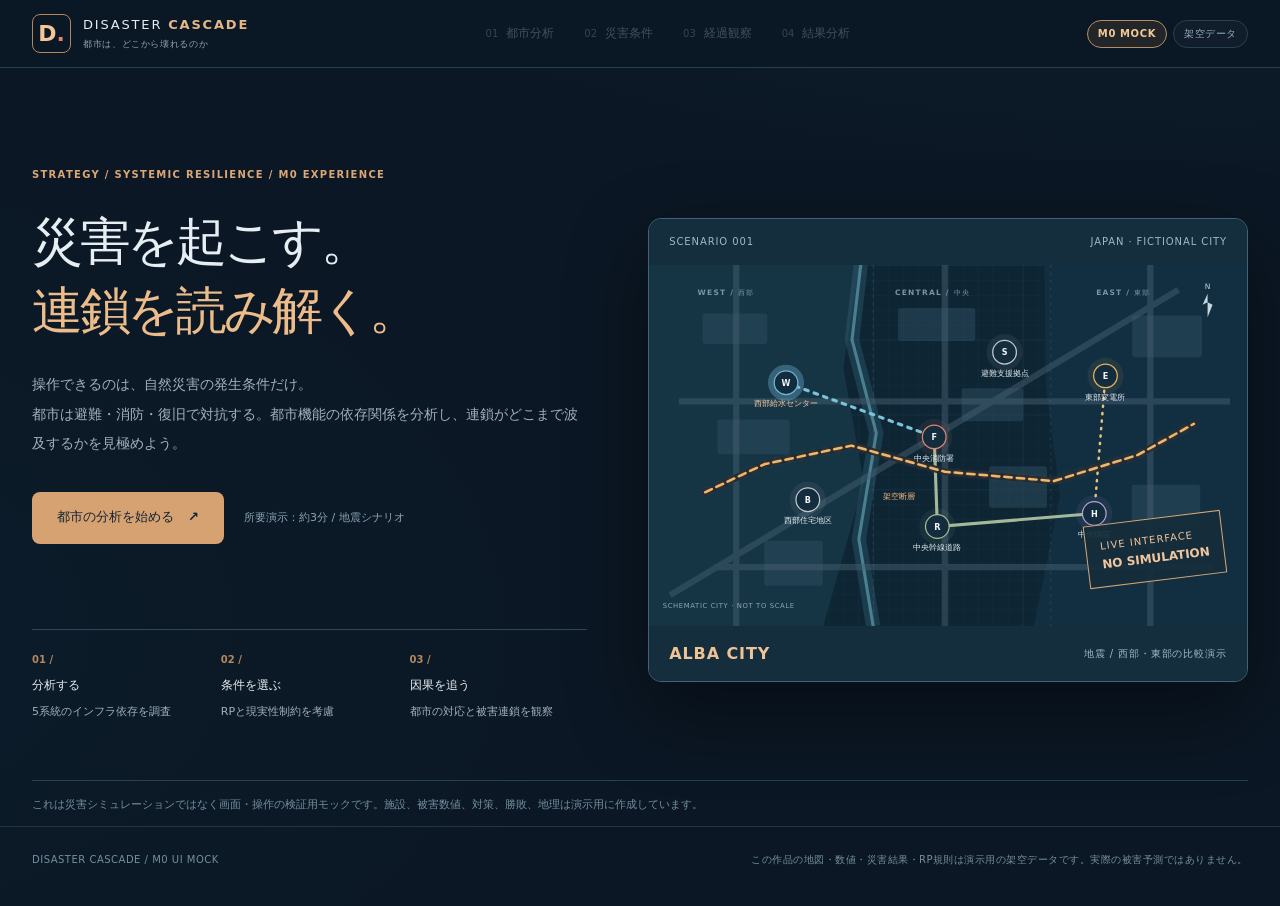
<file: index.html>
<!doctype html>
<html lang="ja">
<head>
  <meta charset="utf-8">
  <meta name="viewport" content="width=device-width, initial-scale=1">
  <meta name="theme-color" content="#0b1724">
  <meta name="description" content="DISASTER CASCADE M0: 災害連鎖戦略ゲームの操作可能な画面モック">
  <title>DISASTER CASCADE | M0 UI Mock</title>
  <link rel="stylesheet" href="css/style.css">
  <script src="js/data.js" defer></script>
  <script src="js/app.js" defer></script>
</head>
<body>
  <div id="app" aria-live="off"></div>
  <noscript>このモックを表示するにはJavaScriptが必要です。</noscript>
</body>
</html>
</file>
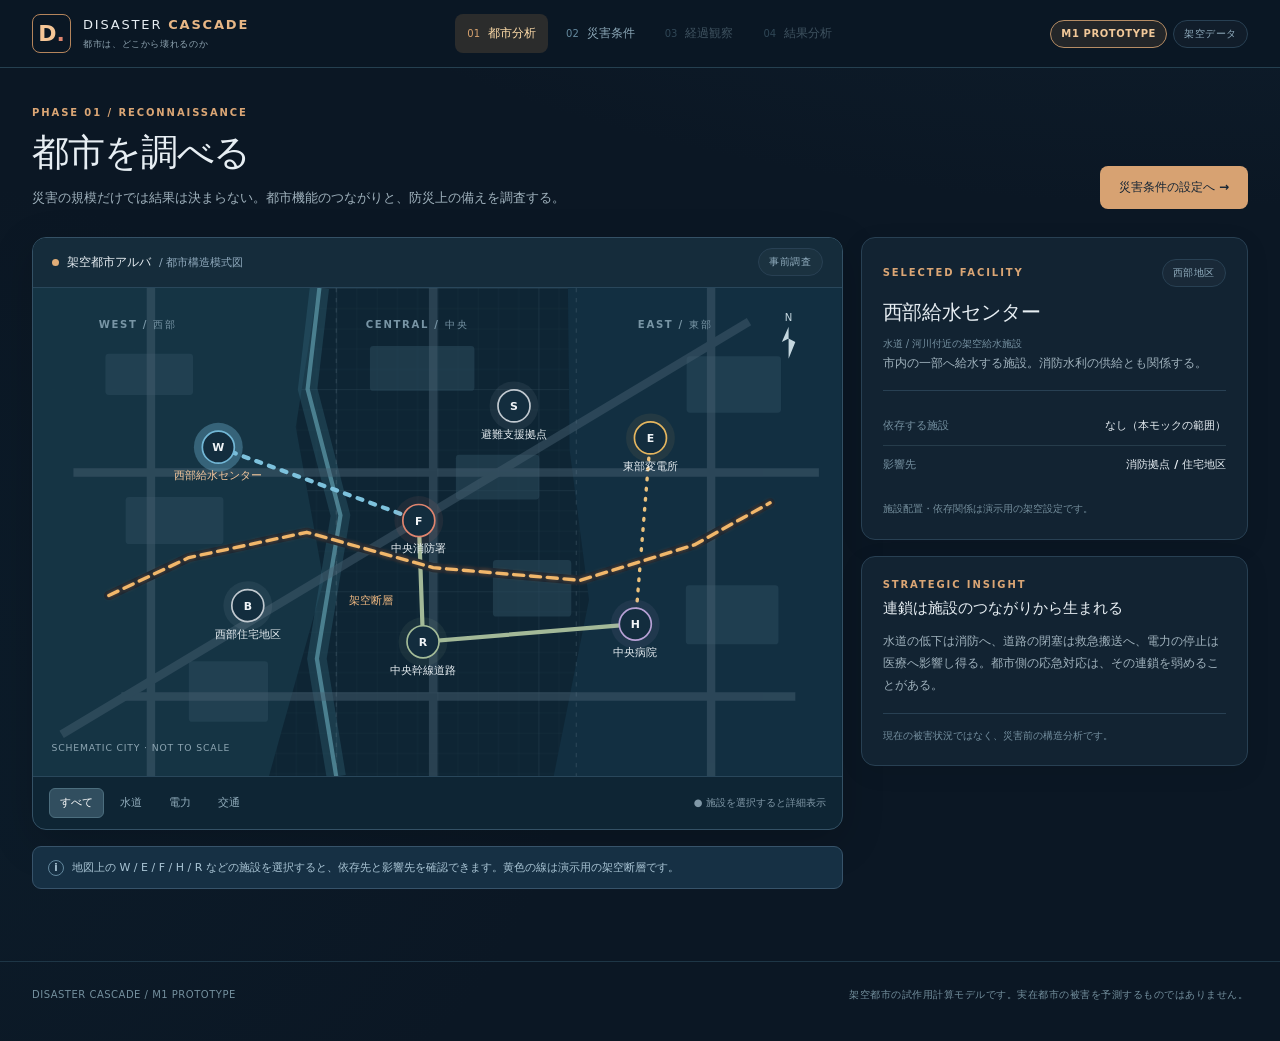
<file: m1.html>
<!doctype html>
<html lang="ja"><head>
<meta charset="utf-8"><meta name="viewport" content="width=device-width,initial-scale=1">
<meta name="description" content="DISASTER CASCADE M1: 架空都市の地震と災害連鎖シミュレーション">
<title>DISASTER CASCADE | M1 Prototype</title>
<link rel="stylesheet" href="css/style.css">
<script src="js/data.js" defer></script>
<script src="js/m1-sim.js" defer></script>
<script src="js/app.js" defer></script>
</head><body><div id="app" aria-live="off"></div>
<noscript>JavaScriptが必要です。</noscript></body></html>
</file>
<file: css/style.css>
:root{color-scheme:dark;--bg:#0b1724;--surface:#122332;--surface-alt:#162b3c;--line:#284053;--text:#e7eef3;--subtext:#9fb1bc;--muted:#7590a0;--accent:#dba675;--accent-dark:#4e3a2d;--danger:#ed8a7a;--warning:#eab867;--safe:#91c4af;--radius:14px;--shadow:0 12px 42px rgba(0,0,0,.18);font-family:Inter,'Yu Gothic','Hiragino Kaku Gothic ProN','Noto Sans JP',system-ui,-apple-system,sans-serif;line-height:1.6;font-synthesis:none}
*{box-sizing:border-box}html{scroll-behavior:smooth}body{margin:0;background:var(--bg);color:var(--text);min-height:100vh;background-image:radial-gradient(ellipse 90% 50% at 95% -30%,#23445a44,transparent),radial-gradient(ellipse 65% 55% at -20% 70%,#102f4040,transparent)}button,select,input{font:inherit}button{cursor:pointer}button:disabled{cursor:not-allowed;opacity:.40}button:focus-visible,select:focus-visible,input:focus-visible,g[role=button]:focus-visible{outline:2px solid #efc397;outline-offset:3px}button,select{touch-action:manipulation}p,h1,h2,h3{margin-top:0}h1,h2,h3{line-height:1.35}p{color:var(--subtext)}strong{font-weight:700}.muted,.micro{color:var(--muted)}.micro{font-size:11px}.eyebrow{font-size:10px;letter-spacing:.19em;font-weight:800;color:var(--accent);line-height:1.4}.chip{display:inline-flex;align-items:center;font-size:10px;font-weight:800;letter-spacing:.06em;border:1px solid #526374;border-radius:30px;padding:5px 10px;color:#d5e4eb;white-space:nowrap}.chip.ghost{border-color:var(--line);background:#ffffff07;color:#90acbd}.chip.m0{border-color:#b68d65;background:#ae7b4526;color:#f1c899}.chip.demo{border-color:#b68d65;background:#bb81362a;color:#f5c69b}.chip.safe{border-color:#416c60;background:#548c7140;color:#a1d1b6}.topbar{border-bottom:1px solid #254050;background:#0b1825f0;position:sticky;top:0;z-index:30;backdrop-filter:blur(15px)}.topbar-inner{max-width:1540px;padding:14px 32px;margin:auto;display:flex;align-items:center;justify-content:space-between;gap:20px}.brand{display:flex;align-items:center;gap:12px;border:0;background:none;color:var(--text);padding:0;text-align:left}.brand-mark{display:inline-flex;width:39px;height:39px;align-items:center;justify-content:center;border:1px solid #b5855c;color:#f5c697;font-weight:900;font-size:22px;border-radius:8px;line-height:1}.brand-dot{color:#df856e}.brand-text{font-size:13px;letter-spacing:.14em;line-height:1.3;font-weight:500;white-space:nowrap}.brand-text strong{color:#e8b786}.brand-text small{display:block;font-size:9px;color:#8fa5b2;letter-spacing:.07em;margin-top:5px}.top-nav{display:flex;gap:6px}.nav-step{border:none;border-radius:8px;padding:10px 12px;color:#8ca8b8;background:transparent;display:flex;gap:8px;align-items:center;font-size:12px}.nav-step:hover:not(:disabled){color:var(--text);background:#183043}.nav-step.active{color:#ffdda9;background:#b9835130}.nav-index{font-size:10px;color:#658a9f}.nav-step.active .nav-index{color:#d6a26e}.top-badges{display:flex;gap:6px}.footer{max-width:1540px;margin:0 auto;padding:25px 32px 38px;border-top:1px solid #1e3646;display:flex;justify-content:space-between;gap:20px;color:#74909e;font-size:10px;letter-spacing:.05em}.page{max-width:1540px;padding:38px 32px 72px;margin:auto}.section-head{display:flex;align-items:flex-end;justify-content:space-between;gap:25px;margin-bottom:28px}.section-head h1{font-size:clamp(25px,2.9vw,37px);letter-spacing:-.03em;margin:8px 0 10px}.section-head p{font-size:13px;margin:0;max-width:710px}.btn{display:inline-flex;align-items:center;justify-content:center;gap:14px;border-radius:8px;padding:11px 18px;font-size:12px;font-weight:800;border:1px solid transparent;white-space:nowrap;transition:background .15s ease,transform .15s ease;min-height:43px}.btn:hover:not(:disabled){transform:translateY(-1px)}.btn-primary{background:#d7a272;color:#142434}.btn-primary:hover:not(:disabled){background:#e9b987}.btn-primary:disabled{background:#7a756f;color:#212b32;opacity:.55}.btn-secondary{background:#1a3446;border-color:#386078;color:#e1edf3}.btn-secondary:hover{background:#234458}.btn-lg{font-size:13px;padding:14px 24px;min-height:52px}.btn-full{width:100%}.content-grid{display:grid;grid-template-columns:minmax(0,1.8fr) minmax(310px,.86fr);gap:18px;align-items:start}.main-stack,.side-stack{display:grid;gap:16px;min-width:0}.panel{border-radius:var(--radius);background:var(--surface);border:1px solid var(--line);padding:21px;min-width:0;box-shadow:0 6px 24px #00000014}.panel-head{display:flex;align-items:center;justify-content:space-between;gap:8px;margin-bottom:12px}.panel h2{font-size:20px;letter-spacing:-.015em;margin:0 0 10px}.panel h3{font-size:15px;margin:6px 0 12px}.panel-copy{font-size:12px;line-height:1.85;margin:0 0 15px}.mini-label{color:var(--muted);font-size:10px}.data-divider{height:1px;background:var(--line);margin:16px 0}.detail-row{display:flex;align-items:flex-start;justify-content:space-between;gap:18px;border-bottom:1px solid #263c4b;padding:10px 0;font-size:11px}.detail-row:last-of-type{border:0}.detail-row>span{color:var(--muted);flex:0 0 75px}.detail-row strong{font-weight:600;text-align:right;line-height:1.55}.disclaimer-inline{font-size:10px;line-height:1.75;color:#748e9c;margin:17px 0 0}.t-danger{color:var(--danger)}.t-safe{color:var(--safe)}.map-shell{border:1px solid #345165;background:#0e2534;overflow:hidden;border-radius:14px;box-shadow:var(--shadow)}.map-top{height:50px;display:flex;justify-content:space-between;align-items:center;gap:12px;padding:0 19px;border-bottom:1px solid #29475b;background:#152c3b}.map-name{font-size:12px;font-weight:750;display:flex;gap:8px;align-items:center}.map-dot{width:7px;height:7px;border-radius:100%;background:#e0ad78;display:inline-block}.muted-dot{font-size:11px;font-weight:400;color:#90aabd}.city-svg{display:block;width:100%;height:auto;max-height:540px;min-height:250px;aspect-ratio:960/580}.region-label{fill:#7895a5;font-size:12px;letter-spacing:2px;font-weight:700}.map-node{cursor:pointer;outline:none}.map-node:hover .node-aura,.map-node.picked .node-aura{opacity:.36}.map-node:hover .map-node-label,.map-node.picked .map-node-label{fill:#f5c79c}.map-node:focus-visible>circle:nth-child(2){stroke:#fff;stroke-width:4}.infrastructure{fill:none}.water-line{stroke:#7dc2dd;stroke-width:5;stroke-dasharray:6 10;stroke-linecap:round}.power-line{stroke:#ebc17c;stroke-width:4;stroke-dasharray:2 10;stroke-linecap:round}.road-line{stroke:#a3b998;stroke-width:5;stroke-linecap:round}.origin-option{cursor:pointer}.origin-option:hover circle:first-child{stroke-width:4}.map-bottom{padding:11px 16px;display:flex;gap:14px;align-items:center;justify-content:space-between;border-top:1px solid #29475b}.layer-controls{display:flex;gap:5px;flex-wrap:wrap}.layer-btn{background:transparent;color:#93aebd;border:1px solid transparent;border-radius:6px;padding:5px 10px;font-size:11px}.layer-btn:hover{background:#29485c}.layer-btn.selected{background:#314e5f;border-color:#4c6e7e;color:#fff}.map-help{font-size:10px;color:#8098a7}.intel-hint{padding:11px 15px;border:1px solid #37536a;background:#163044;border-radius:9px;font-size:11px;color:#aac5d5;line-height:1.75}.hint-icon{display:inline-flex;border:1px solid #62879d;width:16px;height:16px;border-radius:50%;justify-content:center;align-items:center;font-size:10px;margin-right:8px;font-weight:800}.system-overview{display:none}.system-bars{display:grid;gap:13px}.system-item{min-width:0}.system-row{display:flex;justify-content:space-between;align-items:center;font-size:11px;margin-bottom:6px}.system-row>span:first-child{display:flex;align-items:center;gap:9px}.system-color{width:7px;height:7px;border-radius:2px}.system-value{font-weight:850;font-variant-numeric:tabular-nums}.bar-track{width:100%;height:7px;background:#264053;border-radius:30px;overflow:hidden}.bar-value{height:100%;border-radius:30px;transition:width .25s}.bar-value.critical{box-shadow:0 0 7px #ee8c79aa}.system-bars .micro{display:none}.system-bars.compact{gap:9px}.system-bars.compact .bar-track{height:5px}.insight-foot{border-top:1px solid var(--line);padding-top:14px;margin-top:16px;font-size:10px;color:var(--muted)}.rule-panel{background:#18313e}.rule-panel p{font-size:12px;line-height:1.8;margin:9px 0 0}.rule-panel strong{color:#e7c399}.field-title{display:block;color:#b9cbd7;font-size:11px;font-weight:700;margin:21px 0 9px}.origin-choices{display:grid;grid-template-columns:1fr 1fr;gap:8px}.origin-choice{background:#132a3a;color:#d3e0e7;border:1px solid #345164;border-radius:10px;text-align:left;display:flex;align-items:center;gap:9px;padding:12px 9px;min-width:0}.origin-choice.chosen{border-color:#e7b67c;background:#c0864430}.choice-icon{color:var(--accent);font-size:20px}.origin-choice strong{display:block;font-size:12px}.origin-choice small{display:block;font-size:10px;color:#829eaf}.field-select{background:#0f2434;color:#eaf2f5;border:1px solid #3a576a;border-radius:8px;padding:12px;width:100%;font-size:12px;appearance:auto}.rp-section{margin:23px 0}.rp-line{display:flex;justify-content:space-between;gap:5px;font-size:11px;font-weight:800}.rp-line>span{letter-spacing:.15em;color:var(--accent)}.rp-line strong{font-size:20px;line-height:1.3}.rp-line strong span{color:var(--muted);font-size:11px;font-weight:500}.rp-track{margin-top:12px;height:8px}.rp-detail{display:flex;justify-content:space-between;margin-top:9px;font-size:10px;color:var(--muted)}.validation{display:flex;align-items:flex-start;gap:10px;padding:11px 13px;border-radius:7px;font-size:11px;line-height:1.7;margin-bottom:18px}.validation.valid{background:#2d59483a;border:1px solid #3b7762;color:#b6dbc9}.validation.invalid{background:#71423e32;border:1px solid #81514b;color:#f2b6a7}.validation span{flex-shrink:0;font-weight:900}.validation p{margin:0;color:inherit}.observe-page .section-head{margin-bottom:22px}.status-panel h2{font-size:16px;margin-bottom:18px}.playback-panel{padding:18px 21px}.playback-top{display:flex;align-items:center;justify-content:space-between;gap:10px}.clock{font-size:28px;font-weight:800;letter-spacing:.04em;font-variant-numeric:tabular-nums}.clock small{font-size:12px;color:var(--muted);font-weight:500}.playback-actions{display:flex;gap:8px;align-items:center}.control-btn,.speed-btn{border:1px solid #3b5b6e;background:#193347;color:#d9e5ed;width:37px;height:37px;border-radius:7px;font-size:16px;display:flex;align-items:center;justify-content:center}.control-main{width:46px;background:#d9a574;color:#132433;border-color:#d9a574;font-size:15px;font-weight:900}.speed-btn{font-size:12px;width:41px}.control-btn:hover:not(:disabled),.speed-btn:hover{filter:brightness(1.16)}.time-slider{appearance:none;width:100%;height:7px;border-radius:15px;background:linear-gradient(to right,#dba675 var(--progress),#314e62 var(--progress));cursor:pointer;margin:14px 0 5px}.time-slider::-webkit-slider-thumb{appearance:none;width:15px;height:15px;border:3px solid #e9c097;background:#173143;border-radius:50%;box-shadow:0 0 0 3px #e8b88a33}.time-slider::-moz-range-thumb{width:12px;height:12px;border:3px solid #e9c097;background:#173143;border-radius:50%}.tick-labels{display:flex;justify-content:space-between;font-size:10px;color:#86a0b0;font-variant-numeric:tabular-nums;margin:0 0 12px}.result-btn{margin-top:10px}.log-panel{padding-bottom:8px}.event-list{max-height:335px;overflow-y:auto}.event-row{display:grid;grid-template-columns:50px 8px minmax(0,1fr) 14px;align-items:center;gap:12px;width:100%;text-align:left;color:var(--text);background:transparent;border:0;border-top:1px solid var(--line);padding:12px 3px}.event-row.active,.event-row:hover{background:#ffffff09}.event-time{color:#8da7b8;font-size:11px;font-variant-numeric:tabular-nums}.event-marker{width:8px;height:8px;background:#829ca9;border-radius:100%;flex-shrink:0}.event-marker.damage{background:#e4ad77}.event-marker.cascade{background:#e47f6e}.event-marker.response{background:#77bfd5}.event-marker.recovery{background:#99c9aa}.event-marker.hazard{background:#dcb88e}.event-text strong{display:block;font-size:12px}.event-text small{display:block;color:#819cae;font-size:10px;margin-top:2px}.event-arrow{color:#6d8798;font-size:20px}.event-detail h3{margin-bottom:10px}.event-detail .detail-row{display:block}.event-detail .detail-row strong{display:block;text-align:left;padding-top:5px;color:#d2e3eb}.ai-basis{border:1px solid #3d6470;background:#1b3e48;border-radius:8px;padding:12px;margin-top:14px}.ai-basis strong{font-size:11px;color:#91d1df}.ai-basis p{font-size:11px;margin:6px 0 0}.empty-state{font-size:12px}.result-hero{border:1px solid #5b5554;background:linear-gradient(120deg,#56362f77,transparent 80%),#172c39;border-radius:13px;padding:27px 31px;display:flex;align-items:center;justify-content:space-between;gap:26px;margin-bottom:18px}.result-hero.green{border-color:#386253;background:linear-gradient(120deg,#315b4770,transparent 80%),#172c39}.result-hero h2{font-size:28px;margin:10px 0}.result-hero p{font-size:12px;max-width:580px}.outcome-disclaimer{font-size:10px;color:#88a1af}.score-spot{min-width:180px;border-left:1px solid #5d6263;padding-left:30px}.score-spot>span{display:block;color:#b3c2cb;font-size:11px}.score-spot>strong{display:block;font-size:48px;line-height:1.4;font-variant-numeric:tabular-nums}.score-spot small{font-size:14px;color:#889da9;font-weight:500}.result-top-grid,.result-analysis-grid{display:grid;grid-template-columns:minmax(0,1fr) minmax(0,1fr);gap:18px;margin-bottom:18px}.result-analysis-grid{grid-template-columns:minmax(0,1.4fr) minmax(320px,.9fr)}.comparison{display:grid;gap:0}.compare-row{display:grid;grid-template-columns:1.15fr 1fr 1fr;gap:8px;padding:10px 0;border-bottom:1px solid #284255;font-size:11px;align-items:center}.compare-row:first-child{font-size:10px;color:#87a3b1}.compare-row>span{color:#95abb9}.compare-row strong{font-weight:700}.cause-list{display:grid;gap:7px;margin-top:17px;max-height:540px;overflow-y:auto}.cause-node{display:flex;align-items:center;gap:13px;border:1px solid #30495a;border-radius:8px;background:#152d3c;color:var(--text);padding:11px 13px;text-align:left;width:100%;transition:opacity .16s,border-color .16s}.cause-node:hover,.cause-node.active{border-color:#d4a072;background:#604b3b40}.cause-node.dim{opacity:.43}.cause-step{color:#93b5c7;font-size:11px;font-weight:800}.cause-text{min-width:0;flex:1}.cause-text strong{font-size:11px;display:block}.cause-text small{display:block;font-size:10px;color:var(--muted);margin-top:3px}.start-layout{max-width:1540px;margin:0 auto;padding:100px 32px 60px;min-height:calc(100vh - 168px);display:grid;grid-template-columns:1fr 1.08fr;gap:8% 5%;align-items:center}.hero-copy .eyebrow{letter-spacing:.13em}.hero-copy h1{font-size:clamp(34px,4vw,61px);line-height:1.35;letter-spacing:-.065em;margin:25px 0}.hero-copy h1 span{color:#edbc8b}.hero-lead{font-size:14px;line-height:2.1;max-width:610px;margin-bottom:33px}.hero-cta{display:flex;align-items:center;gap:20px;flex-wrap:wrap}.hero-meta{font-size:11px;color:#8ba5b5}.feature-grid{display:grid;grid-template-columns:repeat(3,1fr);gap:11px;margin-top:85px;padding-top:22px;border-top:1px solid #2d4858}.feature-grid>div{min-width:0}.feature-number{color:#b38860;font-size:10px;display:block;font-weight:900;margin-bottom:8px}.feature-grid strong{font-size:12px;display:block}.feature-grid p{font-size:11px;line-height:1.75;margin-top:7px}.hero-visual{position:relative;border:1px solid #456275;border-radius:13px;overflow:hidden;background:#132c3b;box-shadow:0 30px 80px #0006}.hero-visual .city-svg{height:auto;min-height:0;max-height:unset}.hero-image-head,.hero-visual-foot{padding:15px 20px;display:flex;justify-content:space-between;align-items:center;gap:6px;font-size:10px;letter-spacing:.09em;color:#9fb8c4;background:#142e3e}.hero-visual-foot strong{color:#f0c394;font-size:16px}.hero-sticker{position:absolute;right:23px;bottom:100px;transform:rotate(-7deg);color:#f1c69f;border:1px solid #d4a575;background:#152c3ae8;padding:12px 14px;font-size:10px;letter-spacing:.1em;line-height:1.7}.hero-sticker strong{font-size:12px;letter-spacing:0}.start-notice{grid-column:1/-1;font-size:11px;color:#738f9f;border-top:1px solid #284354;padding-top:15px}
@media(min-width:1440px){.system-overview{display:block}}
@media(max-width:1150px){.topbar-inner{padding:12px 20px}.nav-step{padding:8px}.nav-step .nav-index{display:none}.top-badges .ghost{display:none}.page{padding:32px 20px 70px}.start-layout{padding:70px 20px 50px;gap:4%}.map-help{display:none}}
@media(max-width:850px){.top-nav{gap:0}.nav-step{font-size:11px;padding:7px}.brand-text small{display:none}.top-badges{display:none}.content-grid,.result-analysis-grid{grid-template-columns:1fr}.result-top-grid{grid-template-columns:1fr 1fr}.side-stack{grid-template-columns:1fr 1fr}.side-stack>.panel:nth-child(3){grid-column:1/-1}.start-layout{grid-template-columns:1fr;gap:30px;padding-top:55px}.feature-grid{margin-top:46px}.hero-visual{max-width:680px}.start-notice{grid-column:1}}
@media(max-width:600px){.topbar-inner{flex-wrap:wrap;gap:8px;padding:10px 12px}.brand-text{font-size:11px}.top-nav{order:2;width:100%;justify-content:space-between}.nav-step{font-size:10px;flex:1;justify-content:center;padding:8px 3px}.page{padding:25px 13px 50px}.section-head{align-items:flex-start;flex-direction:column;gap:15px;margin-bottom:18px}.section-head h1{font-size:26px}.panel{padding:16px}.map-top{padding:0 10px;height:45px}.map-name{font-size:11px}.map-name .muted-dot{display:none}.map-node-label{font-size:15px}.city-svg{min-height:0}.map-bottom{padding:8px}.layer-btn{padding:5px 8px;font-size:10px}.side-stack,.result-top-grid,.result-analysis-grid{grid-template-columns:1fr}.side-stack>.panel:nth-child(3){grid-column:auto}.hero-copy h1{font-size:38px}.hero-lead{font-size:12px}.feature-grid{grid-template-columns:1fr 1fr;gap:14px}.start-layout{padding:45px 14px 40px}.result-hero{flex-direction:column;align-items:flex-start;padding:22px}.score-spot{border:0;border-top:1px solid #5d6263;padding:10px 0 0;width:100%}.score-spot strong{font-size:36px}.origin-choices{grid-template-columns:1fr 1fr}.footer{padding:20px 13px 35px;flex-direction:column}.clock{font-size:23px}.playback-panel{padding:14px}}
@media(prefers-reduced-motion:reduce){*,*::before,*::after{transition:none!important;scroll-behavior:auto!important}}

/* M0: continuous epicenter selection along a fictional fault. */
.fault-underlay{fill:none;stroke:#182431;stroke-width:11;stroke-linecap:round;stroke-linejoin:round}
.fault-visible{fill:none;stroke:#f1b76b;stroke-width:4;stroke-linecap:round;stroke-linejoin:round;stroke-dasharray:12 8;filter:drop-shadow(0 0 3px #ed9f5270)}
.fault-hit{fill:none;stroke:transparent;stroke-width:38;stroke-linejoin:round;stroke-linecap:round;pointer-events:stroke;cursor:crosshair;touch-action:none}
.fault-marker{pointer-events:none}
.fault-marker.fault-draggable{pointer-events:all;cursor:grab;touch-action:none}
.fault-marker.fault-draggable:active{cursor:grabbing}
.fault-marker-halo{fill:#f0a7692b;stroke:#ffd6a0;stroke-width:2;stroke-dasharray:5 4}
.fault-marker-center{fill:#f3bd81;stroke:#152e3e;stroke-width:3}
.fault-position-readout{display:flex;align-items:center;justify-content:space-between;flex-wrap:wrap;gap:8px;margin:8px 0 12px}
.fault-position-readout strong{font-size:24px;font-weight:800;color:#f2c58c;font-variant-numeric:tabular-nums}
.fault-position-readout span{font-size:11px;color:#a8c2d0;border:1px solid #466175;border-radius:20px;padding:5px 9px}
.fault-position-slider{appearance:none;width:100%;height:7px;border-radius:10px;background:#39546a;cursor:pointer;accent-color:#e7ae70;margin:4px 0 9px}
.fault-position-slider::-webkit-slider-thumb{appearance:none;background:#f2bd7c;border:3px solid #102b3e;width:19px;height:19px;border-radius:50%;box-shadow:0 0 0 2px #efc58c55}
.fault-position-slider::-moz-range-thumb{background:#f2bd7c;border:3px solid #102b3e;width:16px;height:16px;border-radius:50%}
.fault-endpoints{display:flex;justify-content:space-between;color:#8eaab9;font-size:10px}
.fault-explainer{font-size:11px;line-height:1.75;margin:15px 0 20px;padding:12px 13px;background:#24415388;border-left:3px solid #d9a471;color:#b8cbd5}
@media (max-width:600px){.fault-position-readout strong{font-size:21px}.fault-hit{stroke-width:58}}

/* M0 issue fixes: incremental map state and transparent demo evaluation. */
.map-node .node-alert{display:none}
.map-node.affected .node-alert{display:block}
.map-node.affected .node-aura{fill:#d37e70;opacity:.16}
.map-node.affected>circle:nth-of-type(2){stroke:#d37e70;stroke-width:3}
.evaluation-panel{margin:0 0 18px}
.evaluation-metrics{display:grid;grid-template-columns:repeat(3,minmax(0,1fr));gap:12px;margin:18px 0 20px}
.evaluation-metrics>div{padding:16px 14px;background:#122b3b;border:1px solid #345369;border-radius:9px}
.evaluation-metrics small{display:block;font-size:11px;color:#95adbc;margin-bottom:9px}
.evaluation-metrics strong{font-size:26px;font-variant-numeric:tabular-nums}
.evaluation-metrics em{font-size:12px;font-weight:500;font-style:normal;color:#a9bfcc}
@media(max-width:600px){.evaluation-metrics{grid-template-columns:1fr}}
</file>
